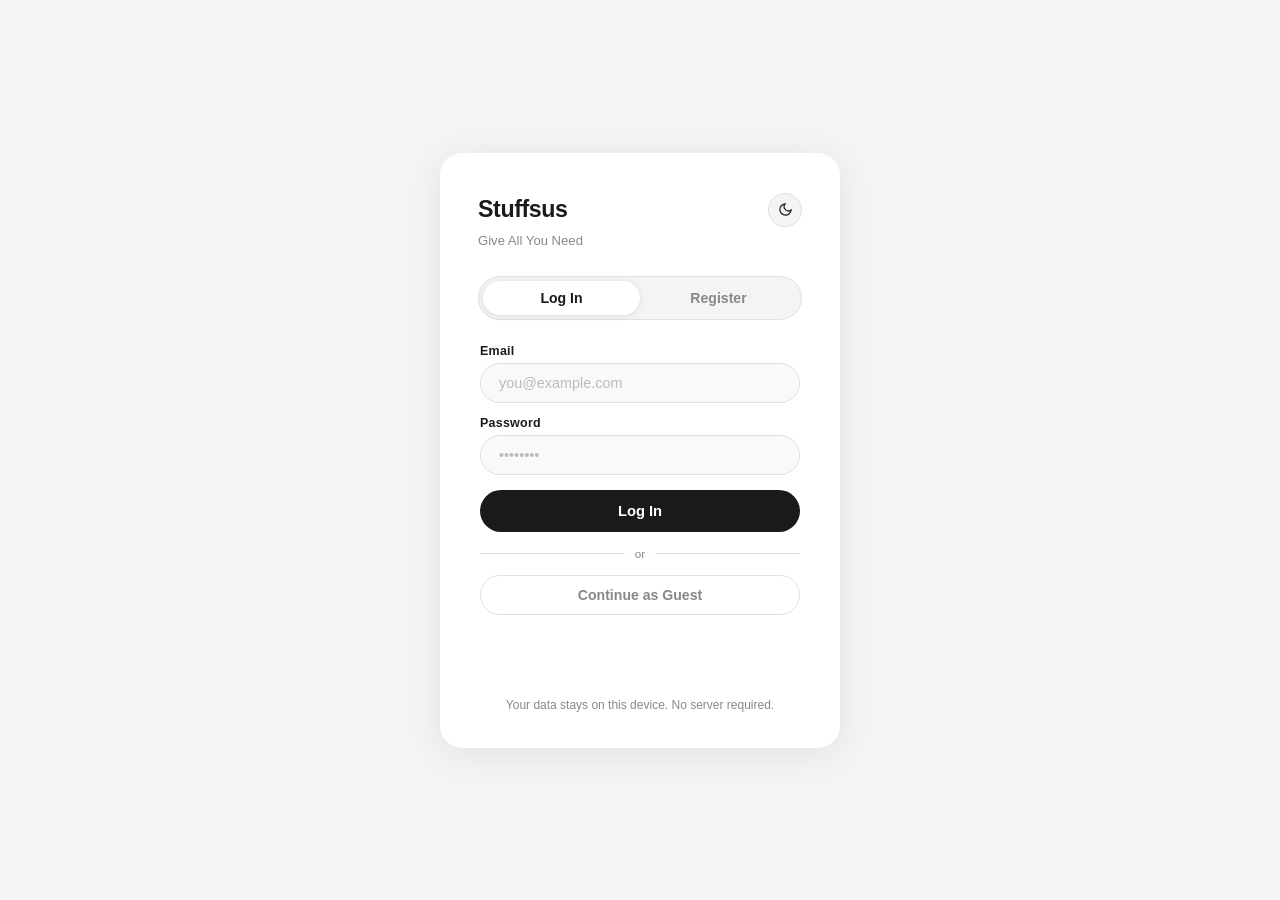
<file: login.html>
<!DOCTYPE html>
<html lang="en">
<head>
    <meta charset="UTF-8">
    <meta name="viewport" content="width=device-width, initial-scale=1.0">
    <title>Stuffsus — Login</title>
    <style>
        *, *::before, *::after { box-sizing: border-box; margin: 0; padding: 0; }

        :root {
            --bg:       #f4f4f4;
            --surface:  #ffffff;
            --primary:  #1a1a1a;
            --muted:    #888;
            --ph:       #bbb;
            --border:   #e0e0e0;
            --focus:    #1a1a1a;
            --error:    #e33;
            --input-bg: #f9f9f9;
        }

        [data-theme="dark"] {
            --bg:       #111;
            --surface:  #1c1c1c;
            --primary:  #ebebeb;
            --muted:    #5a5a5a;
            --ph:       #3a3a3a;
            --border:   #2e2e2e;
            --focus:    #ebebeb;
            --error:    #ff5555;
            --input-bg: #161616;
        }

        body {
            font-family: Arial, Helvetica, sans-serif;
            background: var(--bg);
            color: var(--primary);
            min-height: 100dvh;
            display: flex;
            align-items: center;
            justify-content: center;
            padding: 24px 16px;
            transition: background 0.3s, color 0.3s;
        }

        /* ── Card ──────────────────────────────── */
        .auth-card {
            background: var(--surface);
            border-radius: 22px;
            padding: 40px 38px 36px;
            width: 100%;
            max-width: 400px;
            box-shadow: 0 6px 36px rgba(0,0,0,0.08);
            transition: background 0.3s;
        }

        /* ── Header row ────────────────────────── */
        .auth-header {
            display: flex;
            justify-content: space-between;
            align-items: center;
            margin-bottom: 6px;
        }

        .auth-logo {
            font-size: 1.45rem;
            font-weight: 800;
            color: var(--primary);
            letter-spacing: -0.4px;
        }

        .auth-theme-btn {
            width: 34px;
            height: 34px;
            border-radius: 50%;
            border: 1.5px solid var(--border);
            background: var(--bg);
            cursor: pointer;
            display: flex;
            align-items: center;
            justify-content: center;
            color: var(--primary);
            transition: background 0.2s, border-color 0.2s;
            flex-shrink: 0;
        }

        .auth-theme-btn:hover { border-color: var(--primary); background: var(--border); }

        .auth-tagline {
            font-size: 0.82rem;
            color: var(--muted);
            margin-bottom: 28px;
        }

        /* ── Tabs ──────────────────────────────── */
        .auth-tabs {
            position: relative;
            display: flex;
            background: var(--bg);
            border-radius: 25px;
            padding: 4px;
            margin-bottom: 24px;
            border: 1px solid var(--border);
        }

        .auth-tab-indicator {
            position: absolute;
            top: 4px; bottom: 4px; left: 4px;
            width: calc(50% - 4px);
            background: var(--surface);
            border-radius: 21px;
            box-shadow: 0 1px 6px rgba(0,0,0,0.1);
            transition: transform 0.3s cubic-bezier(0.4, 0, 0.2, 1);
            pointer-events: none;
        }

        .auth-tab-indicator--reg { transform: translateX(100%); }

        .auth-tab {
            flex: 1;
            padding: 9px;
            border: none;
            background: none;
            font-size: 0.88rem;
            font-weight: 600;
            color: var(--muted);
            cursor: pointer;
            position: relative;
            z-index: 1;
            transition: color 0.25s;
            font-family: Arial, Helvetica, sans-serif;
            border-radius: 21px;
        }

        .auth-tab--active { color: var(--primary); }

        /* ── Sliding forms ─────────────────────── */
        .auth-forms-wrap { overflow: hidden; }

        .auth-forms-slider {
            display: flex;
            width: 200%;
            transition: transform 0.36s cubic-bezier(0.4, 0, 0.2, 1);
        }

        .auth-forms-slider--reg { transform: translateX(-50%); }

        .auth-form {
            width: 50%;
            min-width: 0;
            flex-shrink: 0;
            padding: 0 2px;
            display: flex;
            flex-direction: column;
            gap: 13px;
        }

        /* ── Fields ────────────────────────────── */
        .auth-field { display: flex; flex-direction: column; gap: 5px; }

        .auth-label {
            font-size: 0.78rem;
            font-weight: 700;
            color: var(--primary);
            letter-spacing: 0.02em;
        }

        .auth-input {
            border: 1.5px solid var(--border);
            border-radius: 25px;
            padding: 11px 18px;
            font-size: 0.9rem;
            background: var(--input-bg);
            color: var(--primary);
            outline: none;
            transition: border-color 0.2s, background 0.2s;
            width: 100%;
            font-family: Arial, Helvetica, sans-serif;
            -webkit-appearance: none;
        }

        .auth-input::placeholder { color: var(--ph); }
        .auth-input:focus { border-color: var(--focus); background: var(--surface); }

        [data-theme="dark"] .auth-input {
            background: var(--input-bg);
            color: var(--primary);
            border-color: var(--border);
        }

        [data-theme="dark"] .auth-input:focus { border-color: var(--focus); background: #1e1e1e; }

        /* ── Error ─────────────────────────────── */
        .auth-error {
            font-size: 0.77rem;
            color: var(--error);
            min-height: 16px;
            padding: 0 4px;
            display: none;
        }
        .auth-error--show { display: block; }

        /* ── Submit ────────────────────────────── */
        .auth-submit {
            width: 100%;
            padding: 13px;
            border-radius: 25px;
            border: none;
            background: var(--primary);
            color: var(--surface);
            font-size: 0.92rem;
            font-weight: 700;
            cursor: pointer;
            transition: opacity 0.2s;
            margin-top: 2px;
            font-family: Arial, Helvetica, sans-serif;
        }

        .auth-submit:hover { opacity: 0.84; }
        .auth-submit:active { opacity: 0.7; transform: scale(0.99); }

        /* ── Divider ────────────────────────────── */
        .auth-divider {
            display: flex;
            align-items: center;
            gap: 10px;
            margin: 2px 0;
        }

        .auth-divider::before, .auth-divider::after {
            content: '';
            flex: 1;
            height: 1px;
            background: var(--border);
        }

        .auth-divider span { font-size: 0.73rem; color: var(--muted); }

        /* ── Guest ──────────────────────────────── */
        .auth-guest {
            width: 100%;
            padding: 11px;
            border-radius: 25px;
            border: 1.5px solid var(--border);
            background: none;
            color: var(--muted);
            font-size: 0.88rem;
            font-weight: 600;
            cursor: pointer;
            transition: border-color 0.2s, color 0.2s;
            font-family: Arial, Helvetica, sans-serif;
        }

        .auth-guest:hover { border-color: var(--primary); color: var(--primary); }

        /* ── Footer ────────────────────────────── */
        .auth-footer {
            text-align: center;
            margin-top: 22px;
            font-size: 0.75rem;
            color: var(--muted);
        }

        @media (max-width: 480px) {
            .auth-card { padding: 28px 20px 24px; border-radius: 18px; }
        }
    </style>
</head>
<body>

    <div class="auth-card">

        <div class="auth-header">
            <div class="auth-logo">Stuffsus</div>
            <button class="auth-theme-btn" id="theme-btn" aria-label="Toggle theme">
                <svg id="theme-icon" width="15" height="15" viewBox="0 0 24 24" fill="none" stroke="currentColor" stroke-width="2">
                    <path d="M21 12.79A9 9 0 1 1 11.21 3 7 7 0 0 0 21 12.79z"/>
                </svg>
            </button>
        </div>

        <p class="auth-tagline">Give All You Need</p>

        <div class="auth-tabs">
            <div class="auth-tab-indicator" id="tab-indicator"></div>
            <button class="auth-tab auth-tab--active" id="tab-login">Log In</button>
            <button class="auth-tab" id="tab-register">Register</button>
        </div>

        <div class="auth-forms-wrap">
            <div class="auth-forms-slider" id="forms-slider">

                <div class="auth-form" id="form-login">
                    <div class="auth-field">
                        <label class="auth-label" for="login-email">Email</label>
                        <input class="auth-input" id="login-email" type="email" placeholder="you@example.com" autocomplete="email">
                    </div>
                    <div class="auth-field">
                        <label class="auth-label" for="login-pass">Password</label>
                        <input class="auth-input" id="login-pass" type="password" placeholder="••••••••" autocomplete="current-password">
                    </div>
                    <div class="auth-error" id="login-error"></div>
                    <button class="auth-submit" id="btn-login">Log In</button>
                    <div class="auth-divider"><span>or</span></div>
                    <button class="auth-guest" id="btn-guest">Continue as Guest</button>
                </div>

                <div class="auth-form" id="form-register">
                    <div class="auth-field">
                        <label class="auth-label" for="reg-name">Full Name</label>
                        <input class="auth-input" id="reg-name" type="text" placeholder="John Doe" autocomplete="name">
                    </div>
                    <div class="auth-field">
                        <label class="auth-label" for="reg-email">Email</label>
                        <input class="auth-input" id="reg-email" type="email" placeholder="you@example.com" autocomplete="email">
                    </div>
                    <div class="auth-field">
                        <label class="auth-label" for="reg-pass">Password</label>
                        <input class="auth-input" id="reg-pass" type="password" placeholder="Min. 6 characters" autocomplete="new-password">
                    </div>
                    <div class="auth-field">
                        <label class="auth-label" for="reg-pass2">Confirm Password</label>
                        <input class="auth-input" id="reg-pass2" type="password" placeholder="Repeat password" autocomplete="new-password">
                    </div>
                    <div class="auth-error" id="reg-error"></div>
                    <button class="auth-submit" id="btn-register">Create Account</button>
                </div>

            </div>
        </div>

        <p class="auth-footer">Your data stays on this device. No server required.</p>
    </div>

    <script>
    (function () {
        var LS_USER  = 'stuffsus_user';
        var LS_THEME = 'stuffsus_theme';

        /* ── Theme ──────────────────────────────── */
        var isDark    = localStorage.getItem(LS_THEME) === 'dark';
        var themeBtn  = document.getElementById('theme-btn');
        var themeIcon = document.getElementById('theme-icon');
        var sunSVG    = '<circle cx="12" cy="12" r="5"/><line x1="12" y1="1" x2="12" y2="3"/><line x1="12" y1="21" x2="12" y2="23"/><line x1="4.22" y1="4.22" x2="5.64" y2="5.64"/><line x1="18.36" y1="18.36" x2="19.78" y2="19.78"/><line x1="1" y1="12" x2="3" y2="12"/><line x1="21" y1="12" x2="23" y2="12"/><line x1="4.22" y1="19.78" x2="5.64" y2="18.36"/><line x1="18.36" y1="5.64" x2="19.78" y2="4.22"/>';
        var moonSVG   = '<path d="M21 12.79A9 9 0 1 1 11.21 3 7 7 0 0 0 21 12.79z"/>';

        function applyTheme(dark) {
            dark ? document.documentElement.setAttribute('data-theme','dark')
                 : document.documentElement.removeAttribute('data-theme');
            themeIcon.innerHTML = dark ? sunSVG : moonSVG;
        }
        applyTheme(isDark);

        themeBtn.addEventListener('click', function () {
            isDark = !isDark;
            applyTheme(isDark);
            localStorage.setItem(LS_THEME, isDark ? 'dark' : 'light');
        });

        /* ── Already logged in? ─────────────────── */
        try {
            var ex = JSON.parse(localStorage.getItem(LS_USER));
            if (ex && ex.name) { window.location.replace('index.html'); return; }
        } catch(e) {}

        /* ── Tab switching ──────────────────────── */
        var tabLogin    = document.getElementById('tab-login');
        var tabRegister = document.getElementById('tab-register');
        var indicator   = document.getElementById('tab-indicator');
        var slider      = document.getElementById('forms-slider');

        function switchTab(toReg) {
            tabLogin.classList.toggle('auth-tab--active', !toReg);
            tabRegister.classList.toggle('auth-tab--active', toReg);
            indicator.classList.toggle('auth-tab-indicator--reg', toReg);
            slider.classList.toggle('auth-forms-slider--reg', toReg);
            clearErrors();
        }

        tabLogin.addEventListener('click',    function () { switchTab(false); });
        tabRegister.addEventListener('click', function () { switchTab(true);  });

        /* ── Helpers ────────────────────────────── */
        function showError(id, msg) {
            var el = document.getElementById(id);
            if (!el) return;
            el.textContent = msg;
            el.classList.add('auth-error--show');
        }
        function clearErrors() {
            ['login-error','reg-error'].forEach(function(id) {
                var el = document.getElementById(id);
                if (el) { el.textContent = ''; el.classList.remove('auth-error--show'); }
            });
        }
        function getUsers() {
            try { return JSON.parse(localStorage.getItem('stuffsus_users')) || {}; } catch(e) { return {}; }
        }
        function saveUsers(u) { localStorage.setItem('stuffsus_users', JSON.stringify(u)); }
        function loginSuccess(name, email) {
            localStorage.setItem(LS_USER, JSON.stringify({ name: name, email: email }));
            window.location.replace('index.html');
        }

        /* ── Login ──────────────────────────────── */
        document.getElementById('btn-login').addEventListener('click', function () {
            clearErrors();
            var email = document.getElementById('login-email').value.trim().toLowerCase();
            var pass  = document.getElementById('login-pass').value;
            if (!email || !pass) { showError('login-error','Please fill all fields.'); return; }
            var users = getUsers();
            if (!users[email]) { showError('login-error','No account found with that email.'); return; }
            if (users[email].password !== btoa(pass)) { showError('login-error','Incorrect password.'); return; }
            loginSuccess(users[email].name, email);
        });

        document.getElementById('login-pass').addEventListener('keydown', function(e) {
            if (e.key === 'Enter') document.getElementById('btn-login').click();
        });

        /* ── Register ───────────────────────────── */
        document.getElementById('btn-register').addEventListener('click', function () {
            clearErrors();
            var name  = document.getElementById('reg-name').value.trim();
            var email = document.getElementById('reg-email').value.trim().toLowerCase();
            var pass  = document.getElementById('reg-pass').value;
            var pass2 = document.getElementById('reg-pass2').value;
            if (!name||!email||!pass||!pass2) { showError('reg-error','Please fill all fields.'); return; }
            if (pass.length < 6)  { showError('reg-error','Password must be at least 6 characters.'); return; }
            if (pass !== pass2)   { showError('reg-error','Passwords do not match.'); return; }
            if (!/^[^\s@]+@[^\s@]+\.[^\s@]+$/.test(email)) { showError('reg-error','Enter a valid email.'); return; }
            var users = getUsers();
            if (users[email]) { showError('reg-error','An account with that email already exists.'); return; }
            users[email] = { name: name, password: btoa(pass) };
            saveUsers(users);
            loginSuccess(name, email);
        });

        document.getElementById('reg-pass2').addEventListener('keydown', function(e) {
            if (e.key === 'Enter') document.getElementById('btn-register').click();
        });

        /* ── Guest ──────────────────────────────── */
        document.getElementById('btn-guest').addEventListener('click', function () {
            loginSuccess('Guest', '');
        });

    })();
    </script>
</body>
</html>
</file>
